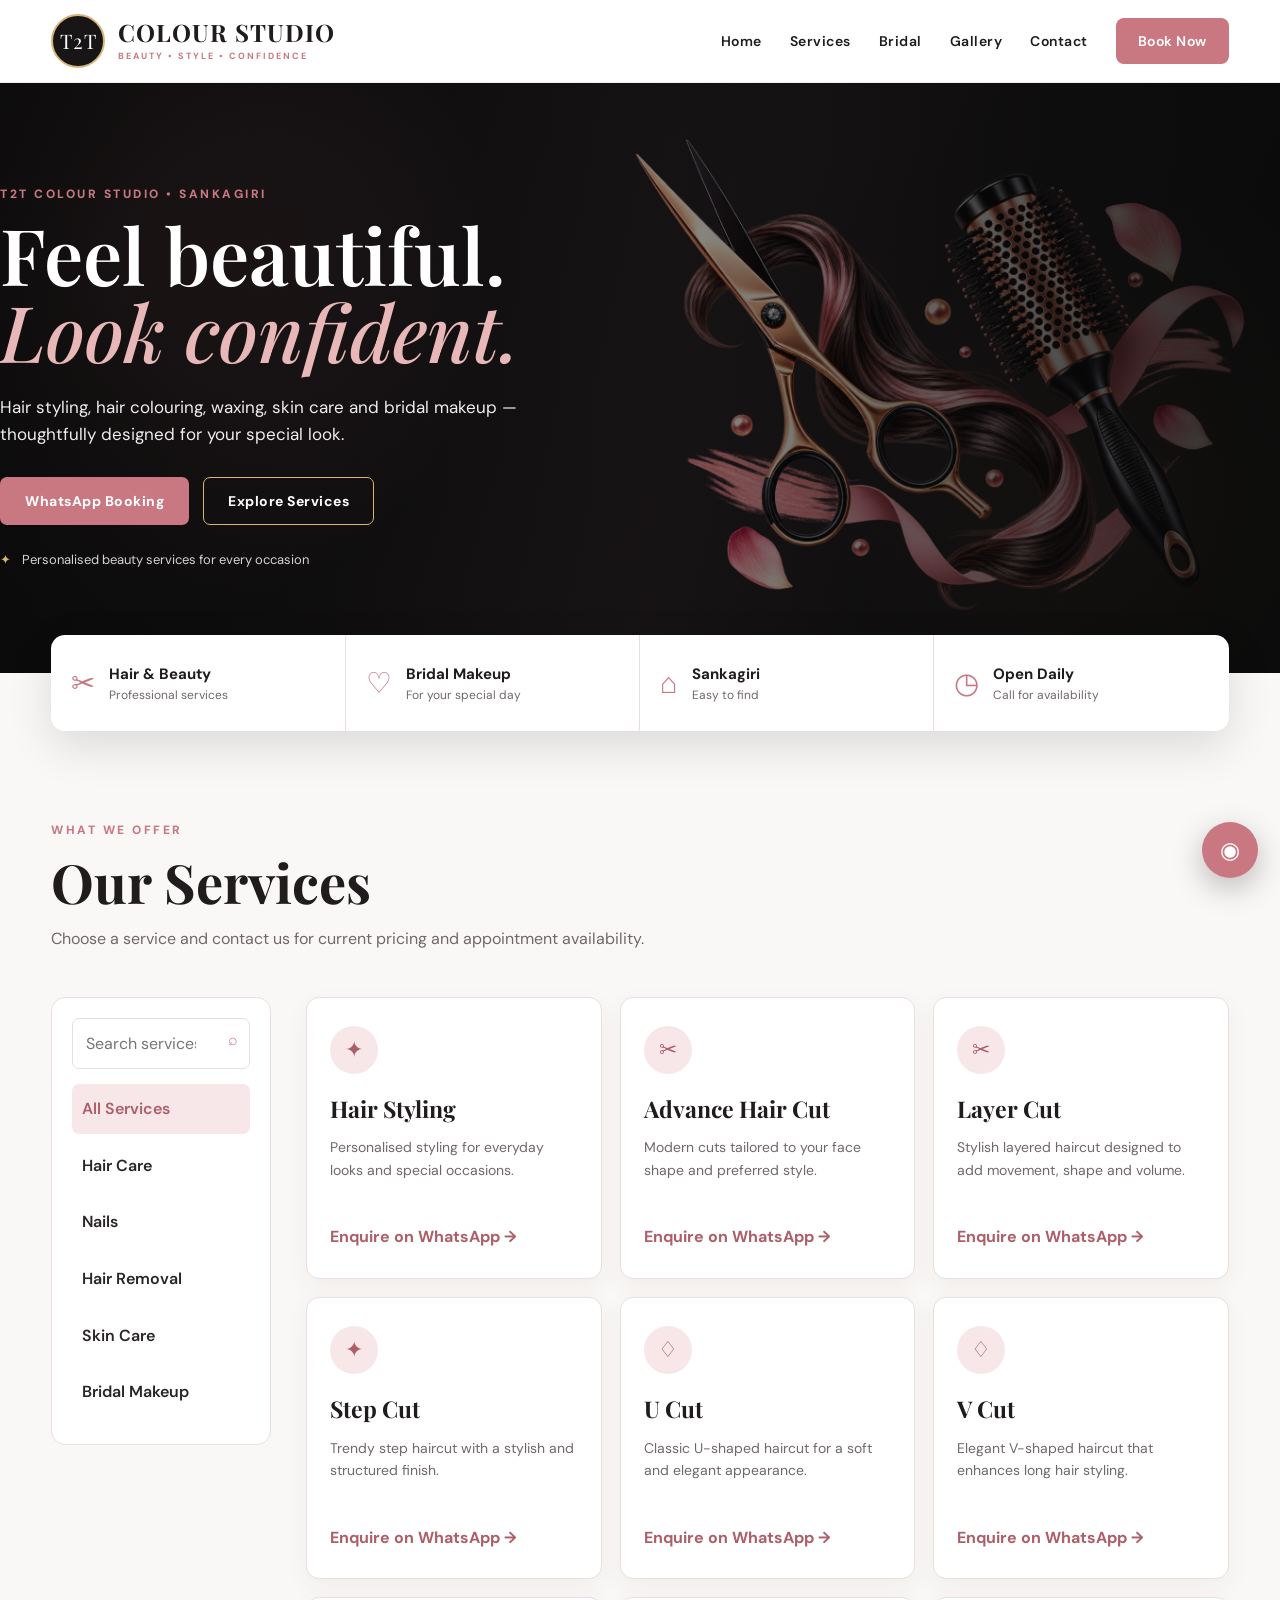
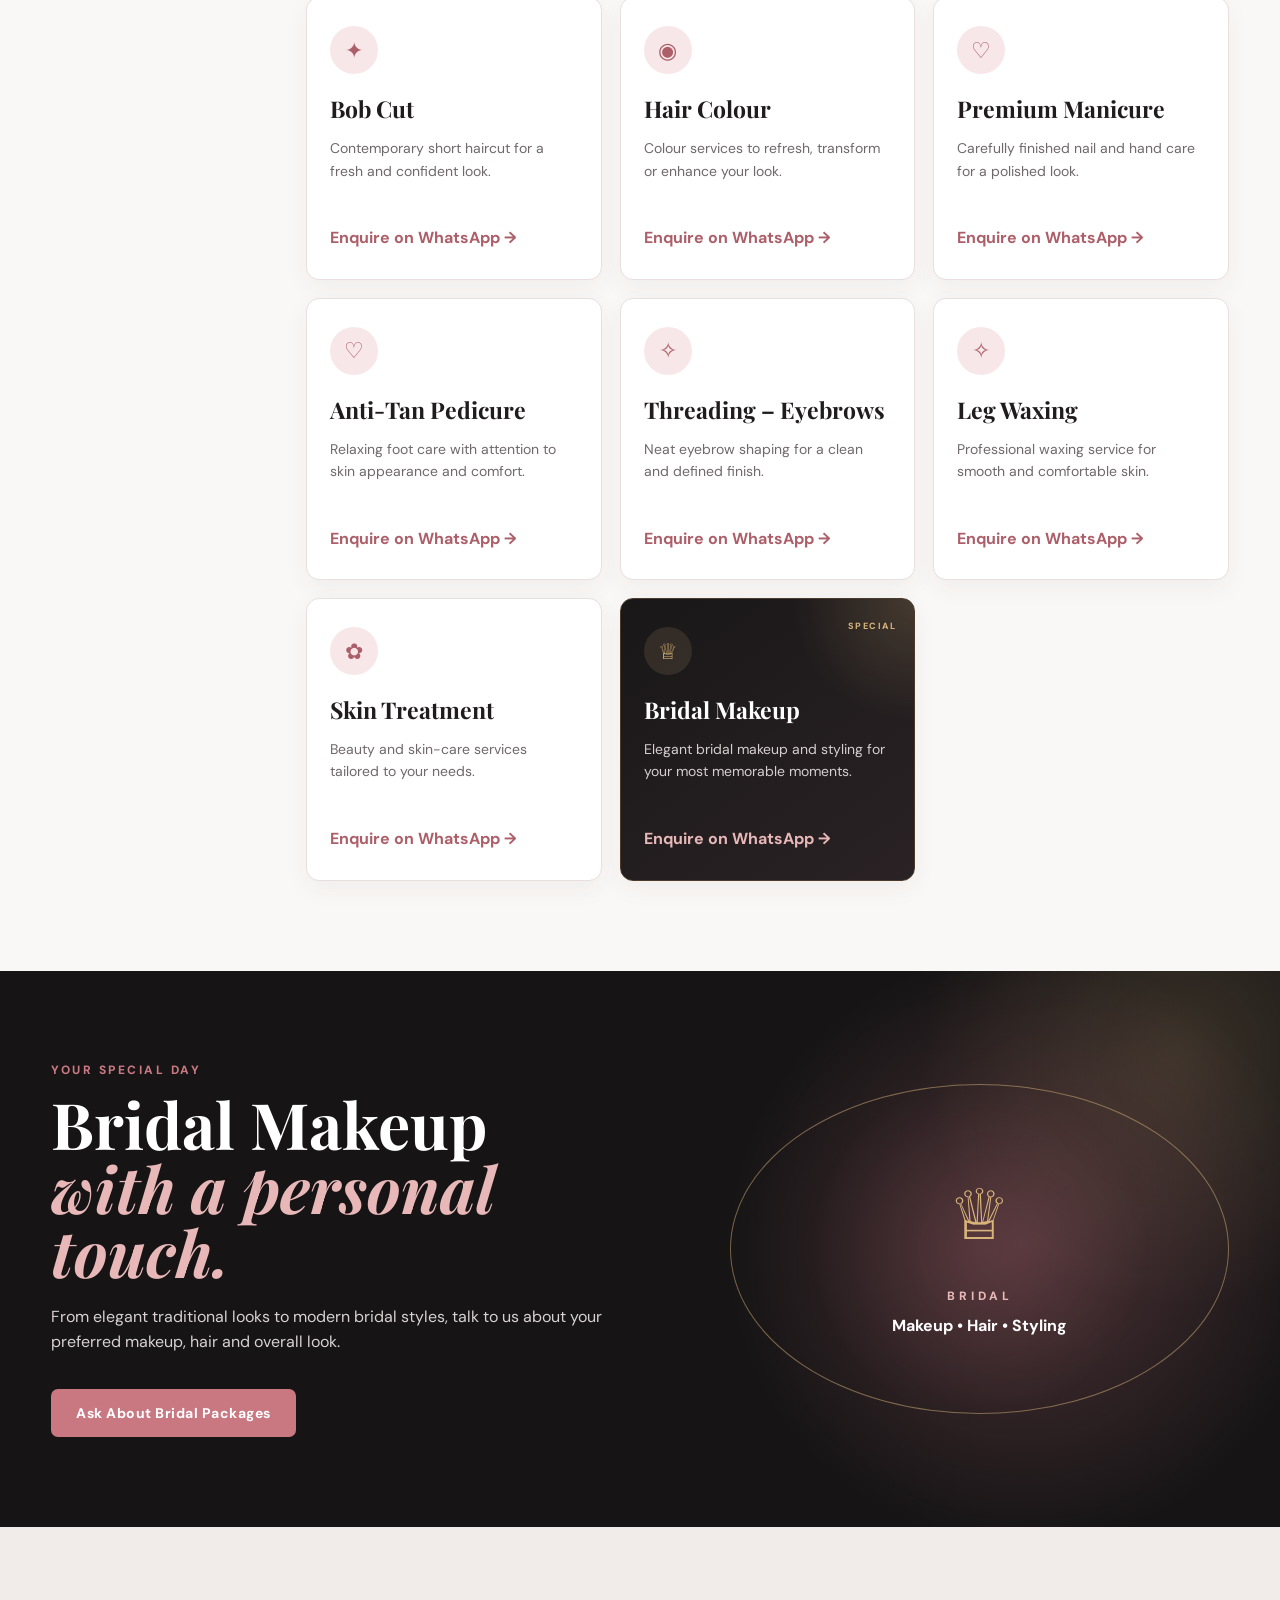
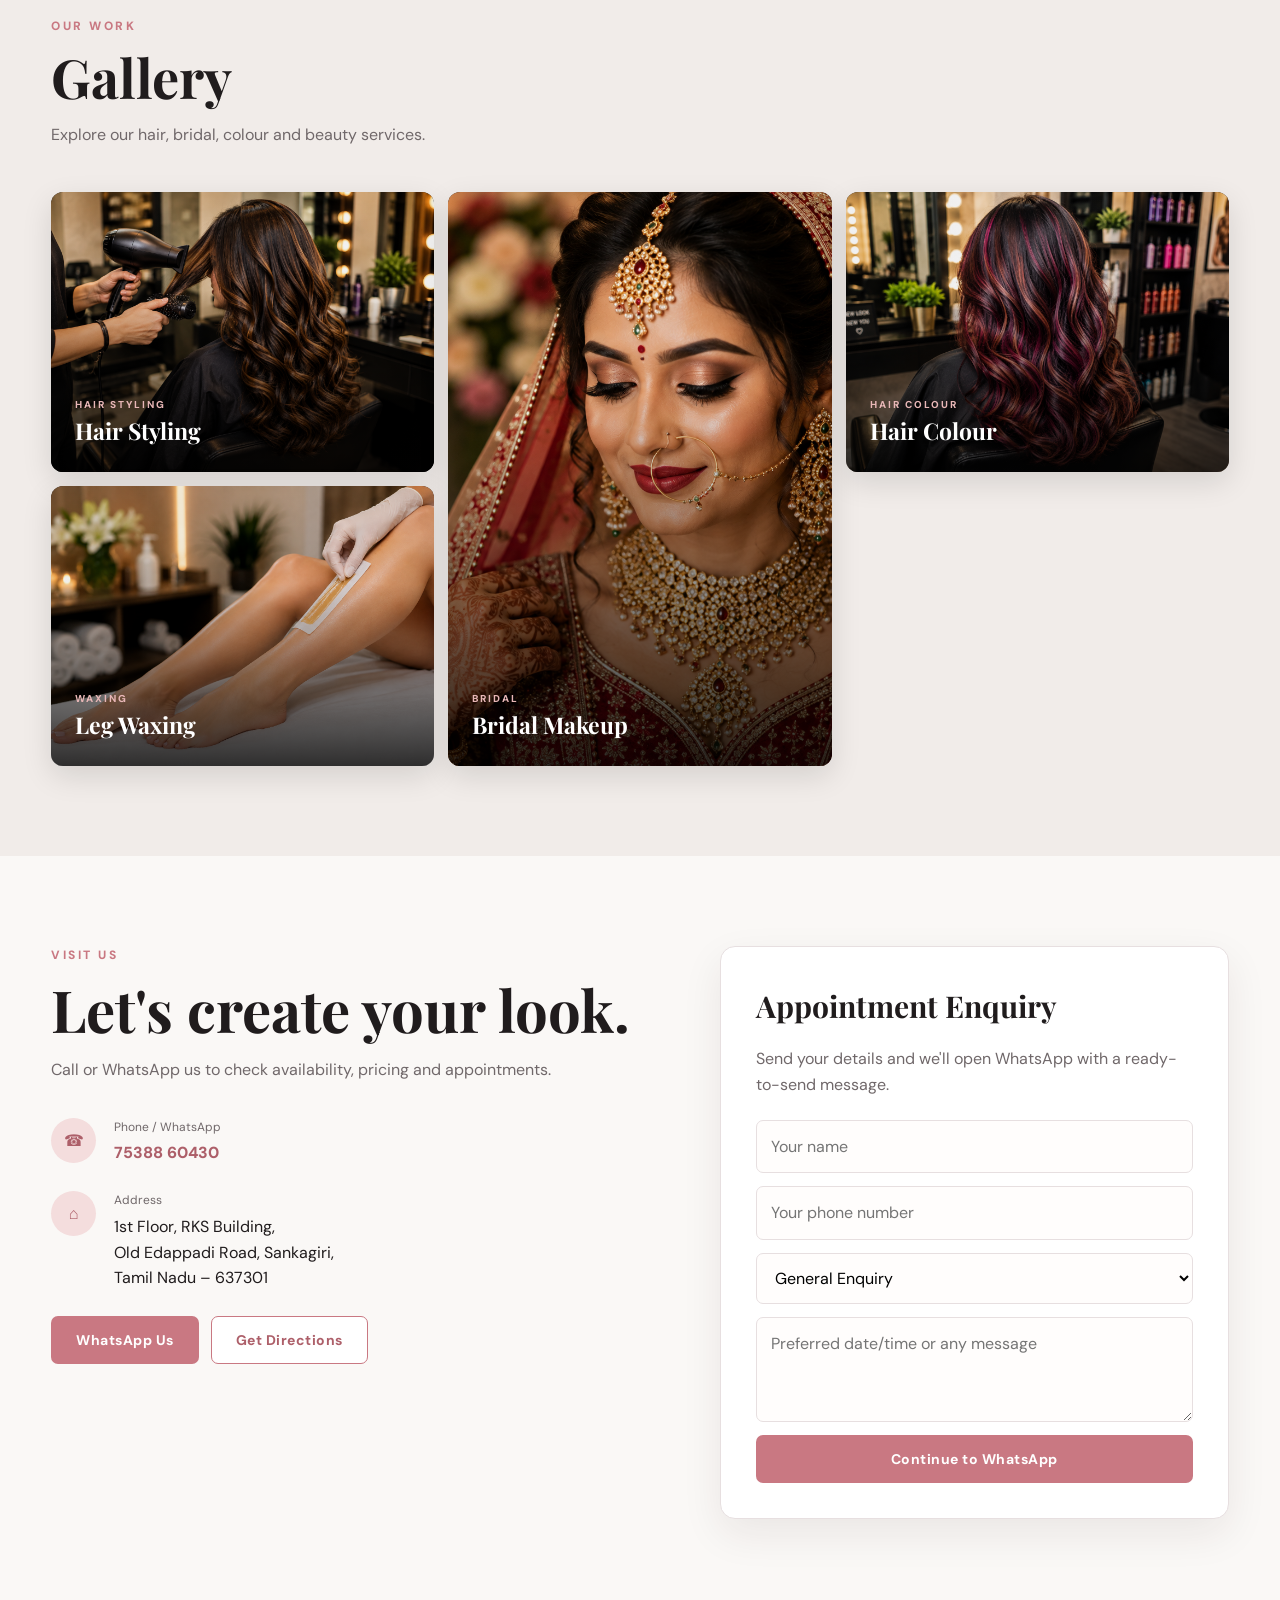
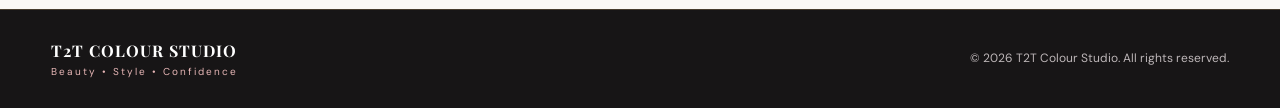
<file: index.html>
<!DOCTYPE html>
<html lang="en">

<head>
  <meta charset="UTF-8">
  <meta name="viewport" content="width=device-width, initial-scale=1.0">
  <meta name="robots" content="index, follow">
  <meta name="theme-color" content="#1a1a1a">

  <!-- Primary SEO Meta Tags -->
 <title>T2T Colour Studio Sankagiri | Hair, Beauty & Bridal Studio</title>
  <meta name="title" content="T2T Colour Studio | Beauty & Bridal Studio in Sankagiri">
  <meta name="description" content="T2T Colour Studio offers professional hair styling, hair colouring, waxing, skin care, and bridal makeup services in Sankagiri, Tamil Nadu. Book your appointment today.">
  <link rel="canonical" href="https://saranraj2504.github.io/t2t-colour-studio/">
<script type="application/ld+json">
{
  "@context": "https://schema.org",
  "@type": "BeautySalon",
  "name": "T2T Colour Studio",
  "description": "T2T Colour Studio in Sankagiri offers professional haircuts, hair styling, hair colouring, waxing, skin care and bridal makeup services.",
  "url": "https://saranraj2504.github.io/t2t-colour-studio/",
  "telephone": "+917538860430",
  "address": {
    "@type": "PostalAddress",
    "streetAddress": "1st Floor, RKS Building, Old Edappadi Road",
    "addressLocality": "Sankagiri",
    "addressRegion": "Tamil Nadu",
    "postalCode": "637301",
    "addressCountry": "IN"
  }
}
</script>
  <!-- Favicons for Chrome and Browsers -->
  <link rel="icon" type="image/x-icon" href="favicon.ico">
  <link rel="apple-touch-icon" sizes="180x180" href="apple-touch-icon.png">

  <!-- Open Graph / WhatsApp / Facebook Previews -->
  <meta property="og:type" content="business.business">
  <meta property="og:site_name" content="T2T Colour Studio">
  <meta property="og:title" content="T2T Colour Studio | Beauty & Bridal Studio in Sankagiri">
  <meta property="og:description" content="Hair styling, hair colouring, skin care, and bridal makeup services tailored for your special look.">
  <meta property="og:url" content="https://saranraj2504.github.io/t2t-colour-studio/">
  <meta property="og:image" content="https://saranraj2504.github.io/t2t-colour-studio/bridal-makeup-ai.png">

  <!-- Twitter Card Previews -->
  <meta name="twitter:card" content="summary_large_image">
  <meta name="twitter:title" content="T2T Colour Studio | Beauty & Bridal Studio in Sankagiri">
  <meta name="twitter:description" content="Hair styling, hair colouring, skin care, and bridal makeup services tailored for your special look.">
  <meta name="twitter:image" content="https://saranraj2504.github.io/t2t-colour-studio/bridal-makeup-ai.png">

  <!-- Google Search Structured Data (Local Business Schema) -->
  <script type="application/ld+json">
  {
    "@context": "https://schema.org",
    "@type": "BeautySalon",
    "name": "T2T Colour Studio",
    "image": "https://saranraj2504.github.io/t2t-colour-studio/bridal-makeup-ai.png",
    "@id": "https://saranraj2504.github.io/t2t-colour-studio/",
    "url": "https://saranraj2504.github.io/t2t-colour-studio/",
    "telephone": "+917538860430",
    "priceRange": "₹₹",
    "address": {
      "@type": "PostalAddress",
      "streetAddress": "1st Floor, RKS Building, Old Edappadi Road",
      "addressLocality": "Sankagiri",
      "addressRegion": "Tamil Nadu",
      "postalCode": "637301",
      "addressCountry": "IN"
    },
    "openingHoursSpecification": {
      "@type": "OpeningHoursSpecification",
      "dayOfWeek": [
        "Monday",
        "Tuesday",
        "Wednesday",
        "Thursday",
        "Friday",
        "Saturday",
        "Sunday"
      ],
      "opens": "09:00",
      "closes": "20:30"
    }
  }
  </script>

  <!-- Typography & Stylesheets -->
  <link rel="preconnect" href="https://fonts.googleapis.com">
  <link rel="preconnect" href="https://fonts.gstatic.com" crossorigin>
  <link href="https://fonts.googleapis.com/css2?family=DM+Sans:wght@400;500;600;700&family=Playfair+Display:wght@500;600;700&display=swap" rel="stylesheet">
  <link rel="stylesheet" href="style.css">
</head>


<body>


<!-- =========================================================
     HEADER
========================================================= -->

<header class="site-header">

  <div class="container nav-wrap">

    <a class="brand" href="#home">

      <span class="brand-mark">
        T2T
      </span>

      <span>

        <strong>
          COLOUR STUDIO
        </strong>

        <small>
          BEAUTY • STYLE • CONFIDENCE
        </small>

      </span>

    </a>


    <button
      class="menu-btn"
      aria-label="Open menu"
      onclick="toggleMenu()">

      ☰

    </button>


    <nav id="mainNav">

      <a href="#home">
        Home
      </a>

      <a href="#services">
        Services
      </a>

      <a href="#bridal">
        Bridal
      </a>

      <a href="#gallery">
        Gallery
      </a>

      <a href="#contact">
        Contact
      </a>

      <a
        class="nav-book"
        href="https://wa.me/917538860430?text=Hello%20T2T%20Colour%20Studio%2C%20I%20would%20like%20to%20book%20an%20appointment."
        target="_blank">

        Book Now

      </a>

    </nav>

  </div>

</header>



<!-- =========================================================
     MAIN
========================================================= -->

<main>


<!-- =========================================================
     HOME / HERO
========================================================= -->

<section id="home" class="hero">

  <div class="hero-overlay"></div>


  <div class="container hero-content">

    <p class="eyebrow">
      T2T COLOUR STUDIO • SANKAGIRI
    </p>


    <h1>

      Feel beautiful.<br>

      <em>
        Look confident.
      </em>

    </h1>


    <p class="hero-text">

      Hair styling, hair colouring, waxing,
      skin care and bridal makeup —
      thoughtfully designed for your special look.

    </p>


    <div class="hero-actions">

      <a
        class="btn primary"
        href="https://wa.me/917538860430?text=Hello%20T2T%20Colour%20Studio%2C%20I%20would%20like%20to%20book%20an%20appointment."
        target="_blank">

        WhatsApp Booking

      </a>


      <a
        class="btn secondary"
        href="#services">

        Explore Services

      </a>

    </div>


    <div class="hero-note">

      <span>
        ✦
      </span>

      Personalised beauty services
      for every occasion

    </div>

  </div>


  <!-- =====================================================
       SCISSORS IMAGE
  ====================================================== -->

  <div class="hero-tools">

    <img
      src="scissors.png"
      alt="Professional salon scissors">

  </div>


</section>



<!-- =========================================================
     QUICK INFORMATION
========================================================= -->

<section class="quick-info">

  <div class="container info-grid">


    <div>

      <span class="info-icon">
        ✂
      </span>

      <div>

        <b>
          Hair & Beauty
        </b>

        <small>
          Professional services
        </small>

      </div>

    </div>


    <div>

      <span class="info-icon">
        ♡
      </span>

      <div>

        <b>
          Bridal Makeup
        </b>

        <small>
          For your special day
        </small>

      </div>

    </div>


    <div>

      <span class="info-icon">
        ⌂
      </span>

      <div>

        <b>
          Sankagiri
        </b>

        <small>
          Easy to find
        </small>

      </div>

    </div>


    <div>

      <span class="info-icon">
        ◷
      </span>

      <div>

        <b>
          Open Daily
        </b>

        <small>
          Call for availability
        </small>

      </div>

    </div>


  </div>

</section>



<!-- =========================================================
     SERVICES
========================================================= -->

<section id="services" class="section">

  <div class="container">


    <div class="section-heading">

      <p class="eyebrow">
        WHAT WE OFFER
      </p>

      <h2>
        Our Services
      </h2>

      <p>
        Choose a service and contact us
        for current pricing and appointment availability.
      </p>

    </div>



    <div class="service-layout">


      <!-- SERVICE SIDEBAR -->

      <aside class="service-sidebar">


        <div class="search-box">

          <input
            id="serviceSearch"
            type="search"
            placeholder="Search services..."
            oninput="filterServices()">

          <span>
            ⌕
          </span>

        </div>


        <button
          class="category active"
          data-category="all"
          onclick="selectCategory('all', this)">

          All Services

        </button>


        <button
          class="category"
          data-category="hair"
          onclick="selectCategory('hair', this)">

          Hair Care

        </button>


        <button
          class="category"
          data-category="nails"
          onclick="selectCategory('nails', this)">

          Nails

        </button>


        <button
          class="category"
          data-category="removal"
          onclick="selectCategory('removal', this)">

          Hair Removal

        </button>


        <button
          class="category"
          data-category="skin"
          onclick="selectCategory('skin', this)">

          Skin Care

        </button>


        <button
          class="category"
          data-category="bridal"
          onclick="selectCategory('bridal', this)">

          Bridal Makeup

        </button>


      </aside>



      <!-- SERVICES GRID -->

      <div
        class="services-grid"
        id="servicesGrid">



        <!-- HAIR STYLING -->

        <article
          class="service-card"
          data-category="hair">

          <div class="card-icon">
            ✦
          </div>

          <h3>
            Hair Styling
          </h3>

          <p>
            Personalised styling for everyday
            looks and special occasions.
          </p>

          <button
            onclick="bookService('Hair Styling')">

            Enquire on WhatsApp →

          </button>

        </article>



        <!-- ADVANCE HAIR CUT -->

        <article
          class="service-card"
          data-category="hair">

          <div class="card-icon">
            ✂
          </div>

          <h3>
            Advance Hair Cut
          </h3>

          <p>
            Modern cuts tailored to your
            face shape and preferred style.
          </p>

          <button
            onclick="bookService('Advance Hair Cut')">

            Enquire on WhatsApp →

          </button>

        </article>



        <!-- LAYER CUT -->

        <article
          class="service-card"
          data-category="hair">

          <div class="card-icon">
            ✂
          </div>

          <h3>
            Layer Cut
          </h3>

          <p>
            Stylish layered haircut designed
            to add movement, shape and volume.
          </p>

          <button
            onclick="bookService('Layer Cut')">

            Enquire on WhatsApp →

          </button>

        </article>



        <!-- STEP CUT -->

        <article
          class="service-card"
          data-category="hair">

          <div class="card-icon">
            ✦
          </div>

          <h3>
            Step Cut
          </h3>

          <p>
            Trendy step haircut with a
            stylish and structured finish.
          </p>

          <button
            onclick="bookService('Step Cut')">

            Enquire on WhatsApp →

          </button>

        </article>



        <!-- U CUT -->

        <article
          class="service-card"
          data-category="hair">

          <div class="card-icon">
            ♢
          </div>

          <h3>
            U Cut
          </h3>

          <p>
            Classic U-shaped haircut for
            a soft and elegant appearance.
          </p>

          <button
            onclick="bookService('U Cut')">

            Enquire on WhatsApp →

          </button>

        </article>



        <!-- V CUT -->

        <article
          class="service-card"
          data-category="hair">

          <div class="card-icon">
            ♢
          </div>

          <h3>
            V Cut
          </h3>

          <p>
            Elegant V-shaped haircut that
            enhances long hair styling.
          </p>

          <button
            onclick="bookService('V Cut')">

            Enquire on WhatsApp →

          </button>

        </article>



        <!-- BOB CUT -->

        <article
          class="service-card"
          data-category="hair">

          <div class="card-icon">
            ✦
          </div>

          <h3>
            Bob Cut
          </h3>

          <p>
            Contemporary short haircut
            for a fresh and confident look.
          </p>

          <button
            onclick="bookService('Bob Cut')">

            Enquire on WhatsApp →

          </button>

        </article>



        <!-- HAIR COLOUR -->

        <article
          class="service-card"
          data-category="hair">

          <div class="card-icon">
            ◉
          </div>

          <h3>
            Hair Colour
          </h3>

          <p>
            Colour services to refresh,
            transform or enhance your look.
          </p>

          <button
            onclick="bookService('Hair Colour')">

            Enquire on WhatsApp →

          </button>

        </article>



        <!-- PREMIUM MANICURE -->

        <article
          class="service-card"
          data-category="nails">

          <div class="card-icon">
            ♡
          </div>

          <h3>
            Premium Manicure
          </h3>

          <p>
            Carefully finished nail and hand
            care for a polished look.
          </p>

          <button
            onclick="bookService('Premium Manicure')">

            Enquire on WhatsApp →

          </button>

        </article>



        <!-- ANTI TAN PEDICURE -->

        <article
          class="service-card"
          data-category="nails">

          <div class="card-icon">
            ♡
          </div>

          <h3>
            Anti-Tan Pedicure
          </h3>

          <p>
            Relaxing foot care with attention
            to skin appearance and comfort.
          </p>

          <button
            onclick="bookService('Anti-Tan Pedicure')">

            Enquire on WhatsApp →

          </button>

        </article>



        <!-- EYEBROW THREADING -->

        <article
          class="service-card"
          data-category="removal">

          <div class="card-icon">
            ✧
          </div>

          <h3>
            Threading – Eyebrows
          </h3>

          <p>
            Neat eyebrow shaping for a clean
            and defined finish.
          </p>

          <button
            onclick="bookService('Threading - Eyebrows')">

            Enquire on WhatsApp →

          </button>

        </article>



        <!-- LEG WAXING -->

        <article
          class="service-card"
          data-category="removal">

          <div class="card-icon">
            ✧
          </div>

          <h3>
            Leg Waxing
          </h3>

          <p>
            Professional waxing service
            for smooth and comfortable skin.
          </p>

          <button
            onclick="bookService('Leg Waxing')">

            Enquire on WhatsApp →

          </button>

        </article>



        <!-- SKIN TREATMENT -->

        <article
          class="service-card"
          data-category="skin">

          <div class="card-icon">
            ✿
          </div>

          <h3>
            Skin Treatment
          </h3>

          <p>
            Beauty and skin-care services
            tailored to your needs.
          </p>

          <button
            onclick="bookService('Skin Treatment')">

            Enquire on WhatsApp →

          </button>

        </article>



        <!-- BRIDAL MAKEUP -->

        <article
          class="service-card featured"
          data-category="bridal">

          <div class="card-icon">
            ♕
          </div>

          <span class="tag">
            SPECIAL
          </span>

          <h3>
            Bridal Makeup
          </h3>

          <p>
            Elegant bridal makeup and styling
            for your most memorable moments.
          </p>

          <button
            onclick="bookService('Bridal Makeup')">

            Enquire on WhatsApp →

          </button>

        </article>


      </div>

    </div>

  </div>

</section>



<!-- =========================================================
     BRIDAL
========================================================= -->

<section id="bridal" class="bridal-section">

  <div class="container bridal-inner">


    <div>

      <p class="eyebrow">
        YOUR SPECIAL DAY
      </p>


      <h2>

        Bridal Makeup<br>

        <em>
          with a personal touch.
        </em>

      </h2>


      <p>

        From elegant traditional looks
        to modern bridal styles,
        talk to us about your preferred
        makeup, hair and overall look.

      </p>


      <a
        class="btn light"
        href="https://wa.me/917538860430?text=Hello%20T2T%20Colour%20Studio%2C%20I%20am%20interested%20in%20Bridal%20Makeup."
        target="_blank">

        Ask About Bridal Packages

      </a>

    </div>



    <div class="bridal-art">

      <div class="ring">
        ♕
      </div>

      <span>
        BRIDAL
      </span>

      <strong>
        Makeup • Hair • Styling
      </strong>

    </div>


  </div>

</section>



<!-- =========================================================
     GALLERY
========================================================= -->

<section id="gallery"
         class="section gallery-section">

  <div class="container">


    <div class="section-heading">

      <p class="eyebrow">
        OUR WORK
      </p>

      <h2>
        Gallery
      </h2>

      <p>
        Explore our hair, bridal,
        colour and beauty services.
      </p>

    </div>



    <div class="gallery-grid">


      <!-- HAIR STYLING -->

      <div class="gallery-placeholder">

        <img
          src="hair-styling-ai.png"
          alt="AI Hair Styling at T2T Colour Studio">

        <span>
          HAIR STYLING
        </span>

        <b>
          Hair Styling
        </b>

      </div>



      <!-- BRIDAL -->

      <div class="gallery-placeholder tall">

        <img
          src="bridal-makeup-ai.png"
          alt="AI Bridal Makeup at T2T Colour Studio">

        <span>
          BRIDAL
        </span>

        <b>
          Bridal Makeup
        </b>

      </div>



      <!-- HAIR COLOUR -->

      <div class="gallery-placeholder">

        <img
          src="hair-colour-ai.png"
          alt="AI Hair Colour at T2T Colour Studio">

        <span>
          HAIR COLOUR
        </span>

        <b>
          Hair Colour
        </b>

      </div>



      <!-- LEG WAXING -->

      <div class="gallery-placeholder">

        <img
          src="leg-wax-ai.png"
          alt="AI Leg Waxing at T2T Colour Studio">

        <span>
          WAXING
        </span>

        <b>
          Leg Waxing
        </b>

      </div>


    </div>

  </div>

</section>



<!-- =========================================================
     CONTACT
========================================================= -->

<section id="contact"
         class="contact-section">

  <div class="container contact-grid">


    <!-- CONTACT INFORMATION -->

    <div>

      <p class="eyebrow">
        VISIT US
      </p>


      <h2>
        Let's create your look.
      </h2>


      <p class="contact-lead">

        Call or WhatsApp us to check
        availability, pricing and appointments.

      </p>



      <div class="contact-list">


        <div>

          <span>
            ☎
          </span>

          <div>

            <small>
              Phone / WhatsApp
            </small>

            <a href="tel:+917538860430">
              75388 60430
            </a>

          </div>

        </div>



        <div>

          <span>
            ⌂
          </span>

          <div>

            <small>
              Address
            </small>

            <p>

              1st Floor, RKS Building,<br>
              Old Edappadi Road, Sankagiri,<br>
              Tamil Nadu – 637301

            </p>

          </div>

        </div>


      </div>



      <div class="contact-actions">


        <a
          class="btn primary"
          href="https://wa.me/917538860430?text=Hello%20T2T%20Colour%20Studio%2C%20I%20would%20like%20to%20book%20an%20appointment."
          target="_blank">

          WhatsApp Us

        </a>


        <a
          class="btn outline"
          href="https://www.google.com/maps/search/?api=1&query=RKS+Building+Old+Edappadi+Road+Sankagiri+Tamil+Nadu+637301"
          target="_blank">

          Get Directions

        </a>


      </div>


    </div>



    <!-- APPOINTMENT FORM -->

    <div class="contact-card">


      <h3>
        Appointment Enquiry
      </h3>


      <p>

        Send your details and we'll open
        WhatsApp with a ready-to-send message.

      </p>



      <form onsubmit="sendEnquiry(event)">


        <input
          id="name"
          required
          placeholder="Your name">


        <input
          id="phone"
          required
          type="tel"
          placeholder="Your phone number">


        <select id="service">

          <option>
            General Enquiry
          </option>

          <option>
            Hair Styling
          </option>

          <option>
            Advance Hair Cut
          </option>

          <option>
            Layer Cut
          </option>

          <option>
            Step Cut
          </option>

          <option>
            U Cut
          </option>

          <option>
            V Cut
          </option>

          <option>
            Bob Cut
          </option>

          <option>
            Hair Colour
          </option>

          <option>
            Premium Manicure
          </option>

          <option>
            Anti-Tan Pedicure
          </option>

          <option>
            Threading - Eyebrows
          </option>

          <option>
            Leg Waxing
          </option>

          <option>
            Skin Treatment
          </option>

          <option>
            Bridal Makeup
          </option>

        </select>


        <textarea
          id="message"
          rows="3"
          placeholder="Preferred date/time or any message"></textarea>


        <button
          class="btn primary full"
          type="submit">

          Continue to WhatsApp

        </button>


      </form>

    </div>


  </div>

</section>


</main>



<!-- =========================================================
     FOOTER
========================================================= -->

<footer>

  <div class="container footer-inner">


    <div>

      <strong>
        T2T COLOUR STUDIO
      </strong>

      <small>
        Beauty • Style • Confidence
      </small>

    </div>


    <p>

      © <span id="year"></span>
      T2T Colour Studio.
      All rights reserved.

    </p>


  </div>

</footer>



<!-- =========================================================
     FLOATING WHATSAPP
========================================================= -->

<a
  class="floating-wa"
  href="https://wa.me/917538860430?text=Hello%20T2T%20Colour%20Studio%2C%20I%20would%20like%20to%20make%20an%20appointment."
  target="_blank"
  aria-label="WhatsApp">

  ◉

</a>



<!-- =========================================================
     JAVASCRIPT
========================================================= -->

<script src="script.js"></script>

</body>

</html>
</file>
<file: style.css>
/* =========================================================
   T2T COLOUR STUDIO
   Premium Black + White + Blush + Champagne Design
   ========================================================= */

* {
  box-sizing: border-box;
}

html {
  scroll-behavior: smooth;
}

body {
  margin: 0;
  font-family: "DM Sans", sans-serif;
  color: #201c1d;
  background: #faf8f6;
  line-height: 1.6;
}

img {
  max-width: 100%;
  display: block;
}

a {
  color: inherit;
  text-decoration: none;
}

button,
input,
select,
textarea {
  font: inherit;
}

button {
  cursor: pointer;
}

.container {
  width: min(1180px, 92%);
  margin: auto;
}

/* =========================================================
   COLOURS
   ========================================================= */

:root {
  --black: #171516;
  --black-soft: #242021;
  --white: #ffffff;
  --cream: #faf8f6;
  --blush: #e8b7b7;
  --rose: #c97882;
  --rose-dark: #ad5f69;
  --champagne: #d8b47a;
  --gold-soft: #cda96b;
  --text: #292526;
  --muted: #70686a;
  --border: #e7dfe0;
}

/* =========================================================
   HEADER
   ========================================================= */

.site-header {
  position: sticky;
  top: 0;
  z-index: 1000;
  background: rgba(255, 255, 255, 0.97);
  border-bottom: 1px solid rgba(201, 120, 130, 0.15);
  backdrop-filter: blur(12px);
}

.nav-wrap {
  min-height: 82px;
  display: flex;
  align-items: center;
  justify-content: space-between;
  gap: 25px;
}

.brand {
  display: flex;
  align-items: center;
  gap: 13px;
}

.brand-mark {
  width: 54px;
  height: 54px;
  border-radius: 50%;
  display: grid;
  place-items: center;
  background: var(--black);
  color: white;
  border: 2px solid var(--champagne);
  font-family: "Playfair Display", serif;
  font-size: 20px;
  letter-spacing: 1px;
}

.brand strong {
  display: block;
  font-family: "Playfair Display", serif;
  font-size: 24px;
  letter-spacing: 1px;
  line-height: 1.1;
}

.brand small {
  display: block;
  margin-top: 4px;
  color: var(--rose);
  font-size: 9px;
  font-weight: 700;
  letter-spacing: 2px;
}

#mainNav {
  display: flex;
  align-items: center;
  gap: 28px;
}

#mainNav > a {
  position: relative;
  padding: 8px 0;
  font-size: 14px;
  font-weight: 600;
  letter-spacing: 0.5px;
}

#mainNav > a:not(.nav-book)::after {
  content: "";
  position: absolute;
  left: 0;
  bottom: 0;
  width: 0;
  height: 2px;
  background: var(--rose);
  transition: width 0.3s ease;
}

#mainNav > a:hover::after {
  width: 100%;
}

.nav-book {
  padding: 12px 22px !important;
  border-radius: 8px;
  background: var(--rose);
  color: white;
  transition: 0.3s ease;
}

.nav-book:hover {
  background: var(--rose-dark);
  transform: translateY(-2px);
}

.menu-btn {
  display: none;
  border: 0;
  background: transparent;
  font-size: 28px;
  color: var(--black);
}

/* =========================================================
   HERO
   ========================================================= */

.hero {
  position: relative;
  min-height: 590px;
  display: flex;
  align-items: center;
  overflow: hidden;
  color: white;
  background:
    radial-gradient(circle at 10% 30%, rgba(201, 120, 130, 0.35), transparent 30%),
    radial-gradient(circle at 90% 70%, rgba(216, 180, 122, 0.12), transparent 25%),
    linear-gradient(110deg, #100f10, #211b1d 55%, #0d0d0d);
}

.hero-overlay {
  position: absolute;
  inset: 0;
  background:
    linear-gradient(
      90deg,
      rgba(10, 10, 10, 0.9),
      rgba(10, 10, 10, 0.45),
      rgba(10, 10, 10, 0.85)
    );
}

.hero-content {
  position: relative;
  z-index: 2;
  padding: 90px 0;
}

.eyebrow {
  margin: 0 0 12px;
  color: var(--rose);
  font-size: 12px;
  font-weight: 800;
  letter-spacing: 2.5px;
}

.hero h1 {
  max-width: 650px;
  margin: 0;
  font-family: "Playfair Display", serif;
  font-size: clamp(48px, 7vw, 78px);
  line-height: 0.98;
  font-weight: 600;
}

.hero h1 em {
  color: var(--blush);
  font-weight: 500;
}

.hero-text {
  max-width: 550px;
  margin: 25px 0;
  color: #eeeeee;
  font-size: 17px;
}

.hero-actions {
  display: flex;
  flex-wrap: wrap;
  gap: 14px;
  margin-top: 28px;
}

.btn {
  display: inline-flex;
  align-items: center;
  justify-content: center;
  min-height: 48px;
  padding: 12px 24px;
  border-radius: 7px;
  font-size: 14px;
  font-weight: 700;
  letter-spacing: 0.5px;
  border: 1px solid transparent;
  transition: 0.3s ease;
}

.btn.primary {
  background: var(--rose);
  color: white;
}

.btn.primary:hover {
  background: var(--rose-dark);
  transform: translateY(-2px);
}

.btn.secondary {
  background: transparent;
  color: white;
  border-color: var(--champagne);
}

.btn.secondary:hover {
  background: var(--champagne);
  color: var(--black);
}

.hero-note {
  margin-top: 25px;
  color: #d8d2d2;
  font-size: 13px;
}

.hero-note span {
  margin-right: 8px;
  color: var(--champagne);
}

/* =========================================================
   QUICK INFO
   ========================================================= */

.quick-info {
  position: relative;
  z-index: 5;
  margin-top: -38px;
}

.info-grid {
  display: grid;
  grid-template-columns: repeat(4, 1fr);
  background: white;
  border-radius: 14px;
  box-shadow: 0 15px 45px rgba(0, 0, 0, 0.12);
  overflow: hidden;
}

.info-grid > div {
  display: flex;
  align-items: center;
  gap: 14px;
  padding: 25px 20px;
  border-right: 1px solid var(--border);
}

.info-grid > div:last-child {
  border-right: 0;
}

.info-icon {
  color: var(--rose);
  font-size: 29px;
}

.info-grid b {
  display: block;
  font-size: 15px;
}

.info-grid small {
  display: block;
  color: var(--muted);
  font-size: 12px;
}

/* =========================================================
   GENERAL SECTIONS
   ========================================================= */

.section {
  padding: 90px 0;
}

.section-heading {
  margin-bottom: 45px;
}

.section-heading h2 {
  margin: 0;
  font-family: "Playfair Display", serif;
  font-size: clamp(38px, 5vw, 54px);
  line-height: 1.1;
}

.section-heading > p:last-child {
  max-width: 620px;
  margin-top: 14px;
  color: var(--muted);
}

/* =========================================================
   SERVICES
   ========================================================= */

.service-layout {
  display: grid;
  grid-template-columns: 220px 1fr;
  gap: 35px;
}

.service-sidebar {
  padding: 20px;
  background: white;
  border: 1px solid var(--border);
  border-radius: 14px;
  height: fit-content;
}

.search-box {
  position: relative;
  margin-bottom: 15px;
}

.search-box input {
  width: 100%;
  padding: 12px 38px 12px 13px;
  border: 1px solid var(--border);
  border-radius: 7px;
  outline: none;
}

.search-box input:focus {
  border-color: var(--rose);
}

.search-box span {
  position: absolute;
  right: 12px;
  top: 9px;
  color: var(--rose);
}

.category {
  width: 100%;
  padding: 12px 10px;
  margin-bottom: 7px;
  text-align: left;
  background: transparent;
  border: 0;
  border-radius: 7px;
  color: var(--text);
  font-weight: 600;
}

.category:hover,
.category.active {
  background: #f7e7e8;
  color: var(--rose-dark);
}

.services-grid {
  display: grid;
  grid-template-columns: repeat(3, 1fr);
  gap: 18px;
}

.service-card {
  position: relative;
  padding: 28px 23px;
  background: white;
  border: 1px solid var(--border);
  border-radius: 13px;
  box-shadow: 0 8px 25px rgba(50, 30, 30, 0.05);
  transition: 0.3s ease;
}

.service-card:hover {
  transform: translateY(-5px);
  border-color: var(--blush);
  box-shadow: 0 15px 35px rgba(160, 90, 100, 0.14);
}

.card-icon {
  width: 48px;
  height: 48px;
  display: grid;
  place-items: center;
  margin-bottom: 17px;
  border-radius: 50%;
  background: #f8e7e8;
  color: var(--rose-dark);
  font-size: 22px;
}

.service-card h3 {
  margin: 0 0 9px;
  font-family: "Playfair Display", serif;
  font-size: 23px;
}

.service-card p {
  min-height: 70px;
  margin: 0;
  color: var(--muted);
  font-size: 14px;
}

.service-card button {
  margin-top: 18px;
  padding: 0;
  border: 0;
  background: transparent;
  color: var(--rose-dark);
  font-weight: 700;
}

.service-card button:hover {
  color: var(--black);
}

.service-card.featured {
  background:
    radial-gradient(circle at top right, rgba(216, 180, 122, 0.2), transparent 30%),
    linear-gradient(145deg, #191718, #2a2224);
  color: white;
  border-color: #4c3a2a;
}

.service-card.featured .card-icon {
  background: rgba(216, 180, 122, 0.13);
  color: var(--champagne);
}

.service-card.featured p {
  color: #d5ced0;
}

.service-card.featured button {
  color: var(--blush);
}

.tag {
  position: absolute;
  top: 20px;
  right: 18px;
  color: var(--champagne);
  font-size: 9px;
  font-weight: 800;
  letter-spacing: 1.5px;
}

/* =========================================================
   BRIDAL SECTION
   ========================================================= */

.bridal-section {
  position: relative;
  overflow: hidden;
  padding: 90px 0;
  background:
    radial-gradient(circle at 80% 50%, rgba(201, 120, 130, 0.3), transparent 28%),
    radial-gradient(circle at 92% 15%, rgba(216, 180, 122, 0.18), transparent 20%),
    #161415;
  color: white;
}

.bridal-inner {
  display: grid;
  grid-template-columns: 1.1fr 0.9fr;
  align-items: center;
  gap: 70px;
}

.bridal-inner h2 {
  margin: 0 0 20px;
  font-family: "Playfair Display", serif;
  font-size: clamp(42px, 5vw, 64px);
  line-height: 1;
}

.bridal-inner h2 em {
  color: var(--blush);
}

.bridal-inner p:not(.eyebrow) {
  max-width: 600px;
  color: #d7d1d2;
}

.btn.light {
  margin-top: 18px;
  background: var(--rose);
  color: white;
}

.btn.light:hover {
  background: var(--champagne);
  color: var(--black);
}

.bridal-art {
  min-height: 330px;
  display: flex;
  flex-direction: column;
  align-items: center;
  justify-content: center;
  border: 1px solid rgba(216, 180, 122, 0.5);
  border-radius: 50%;
  background:
    radial-gradient(circle, rgba(201, 120, 130, 0.15), transparent 58%);
}

.bridal-art .ring {
  color: var(--champagne);
  font-size: 70px;
  margin-bottom: 15px;
}

.bridal-art span {
  color: var(--blush);
  font-size: 12px;
  font-weight: 800;
  letter-spacing: 4px;
}

.bridal-art strong {
  margin-top: 7px;
  color: white;
}

/* =========================================================
   GALLERY
   ========================================================= */

.gallery-section {
  background: #f1ece9;
}

.gallery-grid {
  display: grid;
  grid-template-columns: repeat(3, 1fr);
  gap: 14px;
}

.gallery-placeholder {
  position: relative;
  min-height: 280px;
  overflow: hidden;
  border-radius: 12px;
  background: #201d1e;
  box-shadow: 0 10px 30px rgba(0, 0, 0, 0.12);
}

.gallery-placeholder.tall {
  grid-row: span 2;
  min-height: 574px;
}

.gallery-placeholder img {
  position: absolute;
  inset: 0;
  width: 100%;
  height: 100%;
  object-fit: cover;
  transition: transform 0.6s ease;
}

.gallery-placeholder::after {
  content: "";
  position: absolute;
  inset: 0;
  background: linear-gradient(
    to top,
    rgba(0, 0, 0, 0.8),
    rgba(0, 0, 0, 0.05) 65%
  );
}

.gallery-placeholder:hover img {
  transform: scale(1.05);
}

.gallery-placeholder span,
.gallery-placeholder b {
  position: absolute;
  z-index: 2;
  left: 24px;
}

.gallery-placeholder span {
  bottom: 59px;
  color: var(--blush);
  font-size: 10px;
  font-weight: 800;
  letter-spacing: 2px;
}

.gallery-placeholder b {
  bottom: 23px;
  color: white;
  font-family: "Playfair Display", serif;
  font-size: 23px;
}

/* =========================================================
   CONTACT
   ========================================================= */

.contact-section {
  padding: 90px 0;
  background: var(--cream);
}

.contact-grid {
  display: grid;
  grid-template-columns: 1fr 0.85fr;
  gap: 70px;
  align-items: start;
}

.contact-section h2 {
  margin: 0;
  font-family: "Playfair Display", serif;
  font-size: clamp(40px, 5vw, 58px);
  line-height: 1.1;
}

.contact-lead {
  color: var(--muted);
  max-width: 550px;
}

.contact-list {
  margin-top: 35px;
}

.contact-list > div {
  display: flex;
  gap: 18px;
  margin-bottom: 25px;
}

.contact-list > div > span {
  width: 45px;
  height: 45px;
  flex: 0 0 45px;
  display: grid;
  place-items: center;
  border-radius: 50%;
  background: #f4dddd;
  color: var(--rose-dark);
}

.contact-list small {
  display: block;
  color: var(--muted);
  font-size: 12px;
}

.contact-list a {
  display: block;
  margin-top: 3px;
  font-weight: 800;
  color: var(--rose-dark);
}

.contact-list p {
  margin: 4px 0 0;
}

.contact-actions {
  display: flex;
  flex-wrap: wrap;
  gap: 12px;
}

.btn.outline {
  border-color: var(--rose);
  color: var(--rose-dark);
  background: white;
}

.btn.outline:hover {
  background: var(--rose);
  color: white;
}

.contact-card {
  padding: 35px;
  background: white;
  border: 1px solid var(--border);
  border-radius: 15px;
  box-shadow: 0 15px 40px rgba(50, 30, 30, 0.08);
}

.contact-card h3 {
  margin: 0;
  font-family: "Playfair Display", serif;
  font-size: 30px;
}

.contact-card > p {
  color: var(--muted);
}

.contact-card form {
  display: grid;
  gap: 13px;
  margin-top: 22px;
}

.contact-card input,
.contact-card select,
.contact-card textarea {
  width: 100%;
  padding: 13px 14px;
  border: 1px solid var(--border);
  border-radius: 7px;
  outline: none;
  background: #fffdfc;
}

.contact-card input:focus,
.contact-card select:focus,
.contact-card textarea:focus {
  border-color: var(--rose);
  box-shadow: 0 0 0 3px rgba(201, 120, 130, 0.1);
}

.contact-card textarea {
  resize: vertical;
}

.full {
  width: 100%;
}

/* =========================================================
   FOOTER
   ========================================================= */

footer {
  background: var(--black);
  color: white;
  padding: 28px 0;
  border-top: 1px solid rgba(216, 180, 122, 0.25);
}

.footer-inner {
  display: flex;
  align-items: center;
  justify-content: space-between;
  gap: 20px;
}

.footer-inner strong {
  display: block;
  font-family: "Playfair Display", serif;
  letter-spacing: 1px;
}

.footer-inner small {
  display: block;
  color: var(--blush);
  font-size: 10px;
  letter-spacing: 2px;
}

.footer-inner p {
  margin: 0;
  color: #bdb6b8;
  font-size: 12px;
}

/* =========================================================
   FLOATING WHATSAPP
   ========================================================= */

.floating-wa {
  position: fixed;
  right: 22px;
  bottom: 22px;
  z-index: 999;
  width: 56px;
  height: 56px;
  display: grid;
  place-items: center;
  border-radius: 50%;
  background: var(--rose);
  color: white;
  font-size: 23px;
  box-shadow: 0 10px 30px rgba(0, 0, 0, 0.25);
  transition: 0.3s ease;
}

.floating-wa:hover {
  background: var(--rose-dark);
  transform: scale(1.08);
}

/* =========================================================
   MOBILE
   ========================================================= */

@media (max-width: 900px) {

  .nav-wrap {
    min-height: 70px;
  }

  .brand strong {
    font-size: 20px;
  }

  .brand small {
    font-size: 8px;
  }

  .brand-mark {
    width: 47px;
    height: 47px;
  }

  .menu-btn {
    display: block;
  }

  #mainNav {
    position: absolute;
    top: 70px;
    left: 0;
    right: 0;
    display: none;
    flex-direction: column;
    align-items: stretch;
    gap: 0;
    padding: 15px 5%;
    background: white;
    border-bottom: 1px solid var(--border);
    box-shadow: 0 15px 25px rgba(0, 0, 0, 0.08);
  }

  #mainNav.show {
    display: flex;
  }

  #mainNav > a {
    padding: 13px 5px;
  }

  .nav-book {
    margin-top: 5px;
    text-align: center;
  }

  .hero {
    min-height: 550px;
  }

  .hero-content {
    padding: 70px 0;
  }

  .info-grid {
    grid-template-columns: repeat(2, 1fr);
  }

  .info-grid > div:nth-child(2) {
    border-right: 0;
  }

  .info-grid > div:nth-child(3),
  .info-grid > div:nth-child(4) {
    border-top: 1px solid var(--border);
  }

  .service-layout {
    grid-template-columns: 1fr;
  }

  .service-sidebar {
    display: grid;
    grid-template-columns: repeat(3, 1fr);
    gap: 7px;
  }

  .search-box {
    grid-column: 1 / -1;
  }

  .services-grid {
    grid-template-columns: repeat(2, 1fr);
  }

  .bridal-inner {
    grid-template-columns: 1fr;
    gap: 45px;
  }

  .bridal-art {
    min-height: 280px;
    width: min(330px, 90%);
    margin: auto;
  }

  .contact-grid {
    grid-template-columns: 1fr;
    gap: 40px;
  }
}

/* =========================================================
   SMALL MOBILE
   ========================================================= */

@media (max-width: 600px) {

  .container {
    width: 90%;
  }

  .brand strong {
    font-size: 17px;
  }

  .brand small {
    display: none;
  }

  .hero {
    min-height: 520px;
  }

  .hero h1 {
    font-size: 47px;
  }

  .hero-text {
    font-size: 15px;
  }

  .hero-actions {
    flex-direction: column;
    align-items: stretch;
  }

  .hero-actions .btn {
    width: 100%;
  }

  .quick-info {
    margin-top: -20px;
  }

  .info-grid {
    grid-template-columns: 1fr;
  }

  .info-grid > div {
    border-right: 0 !important;
    border-bottom: 1px solid var(--border);
  }

  .info-grid > div:last-child {
    border-bottom: 0;
  }

  .section {
    padding: 65px 0;
  }

  .service-sidebar {
    grid-template-columns: repeat(2, 1fr);
  }

  .services-grid {
    grid-template-columns: 1fr;
  }

  .service-card p {
    min-height: auto;
  }

  .gallery-grid {
    grid-template-columns: 1fr;
  }

  .gallery-placeholder,
  .gallery-placeholder.tall {
    min-height: 330px;
    grid-row: auto;
  }

  .contact-card {
    padding: 25px;
  }

  .footer-inner {
    flex-direction: column;
    align-items: flex-start;
  }

  .floating-wa {
    width: 52px;
    height: 52px;
    right: 16px;
    bottom: 16px;
  }
}
</file>
